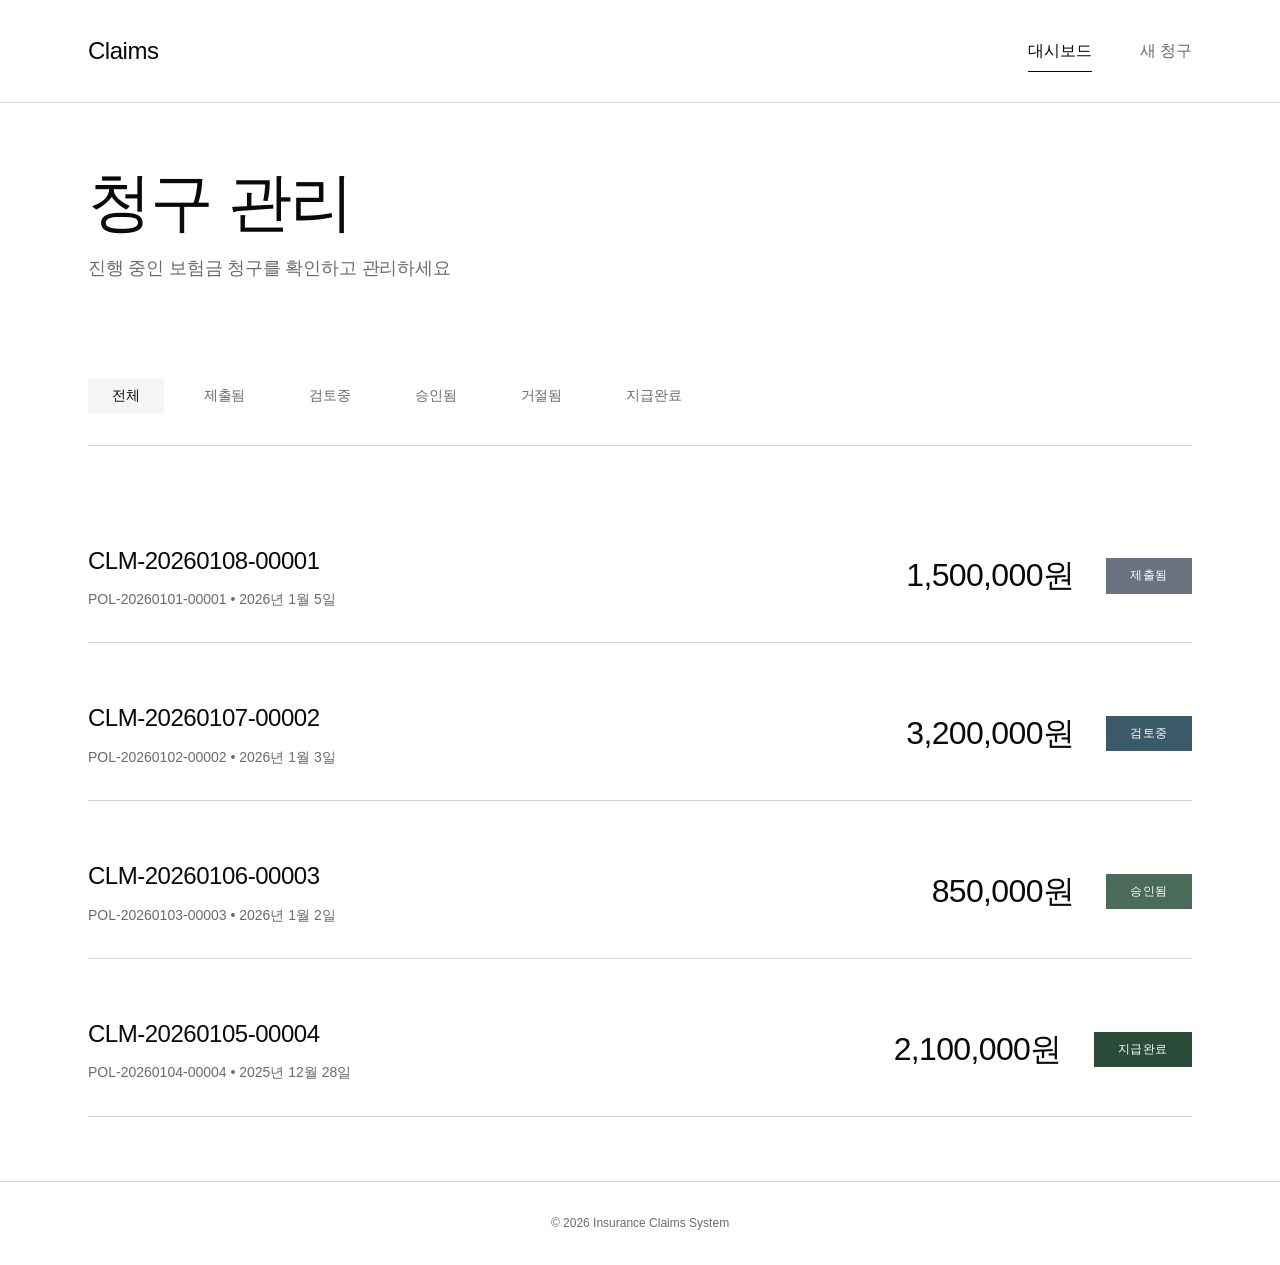
<file: docs/index.html>
<!DOCTYPE html>
<html lang="ko">
<head>
    <meta charset="UTF-8">
    <meta name="viewport" content="width=device-width, initial-scale=1.0">
    <title>청구 관리 — Insurance Claims</title>
    <link rel="stylesheet" href="css/style.css">
</head>
<body>
    <div class="container">
        <!-- Header -->
        <header class="header">
            <div class="header-content">
                <h1 class="logo">Claims</h1>
                <nav class="nav">
                    <a href="index.html" class="nav-link active">대시보드</a>
                    <a href="create.html" class="nav-link">새 청구</a>
                </nav>
            </div>
        </header>

        <!-- Main Content -->
        <main class="main">
            <!-- Hero Section -->
            <section class="hero">
                <h2 class="hero-title">청구 관리</h2>
                <p class="hero-subtitle">진행 중인 보험금 청구를 확인하고 관리하세요</p>
            </section>

            <!-- Filter Bar -->
            <div class="filter-bar">
                <button class="filter-button active" data-status="all">전체</button>
                <button class="filter-button" data-status="SUBMITTED">제출됨</button>
                <button class="filter-button" data-status="IN_REVIEW">검토중</button>
                <button class="filter-button" data-status="APPROVED">승인됨</button>
                <button class="filter-button" data-status="REJECTED">거절됨</button>
                <button class="filter-button" data-status="PAID">지급완료</button>
            </div>

            <!-- Claims List -->
            <div class="claims-list" id="claimsList">
                <!-- Claims will be dynamically loaded here -->
                <div class="loading">청구 내역을 불러오는 중...</div>
            </div>
        </main>

        <!-- Footer -->
        <footer class="footer">
            <p class="footer-text">© 2026 Insurance Claims System</p>
        </footer>
    </div>

    <script src="js/app.js"></script>
    <script src="js/dashboard.js"></script>
</body>
</html>
</file>
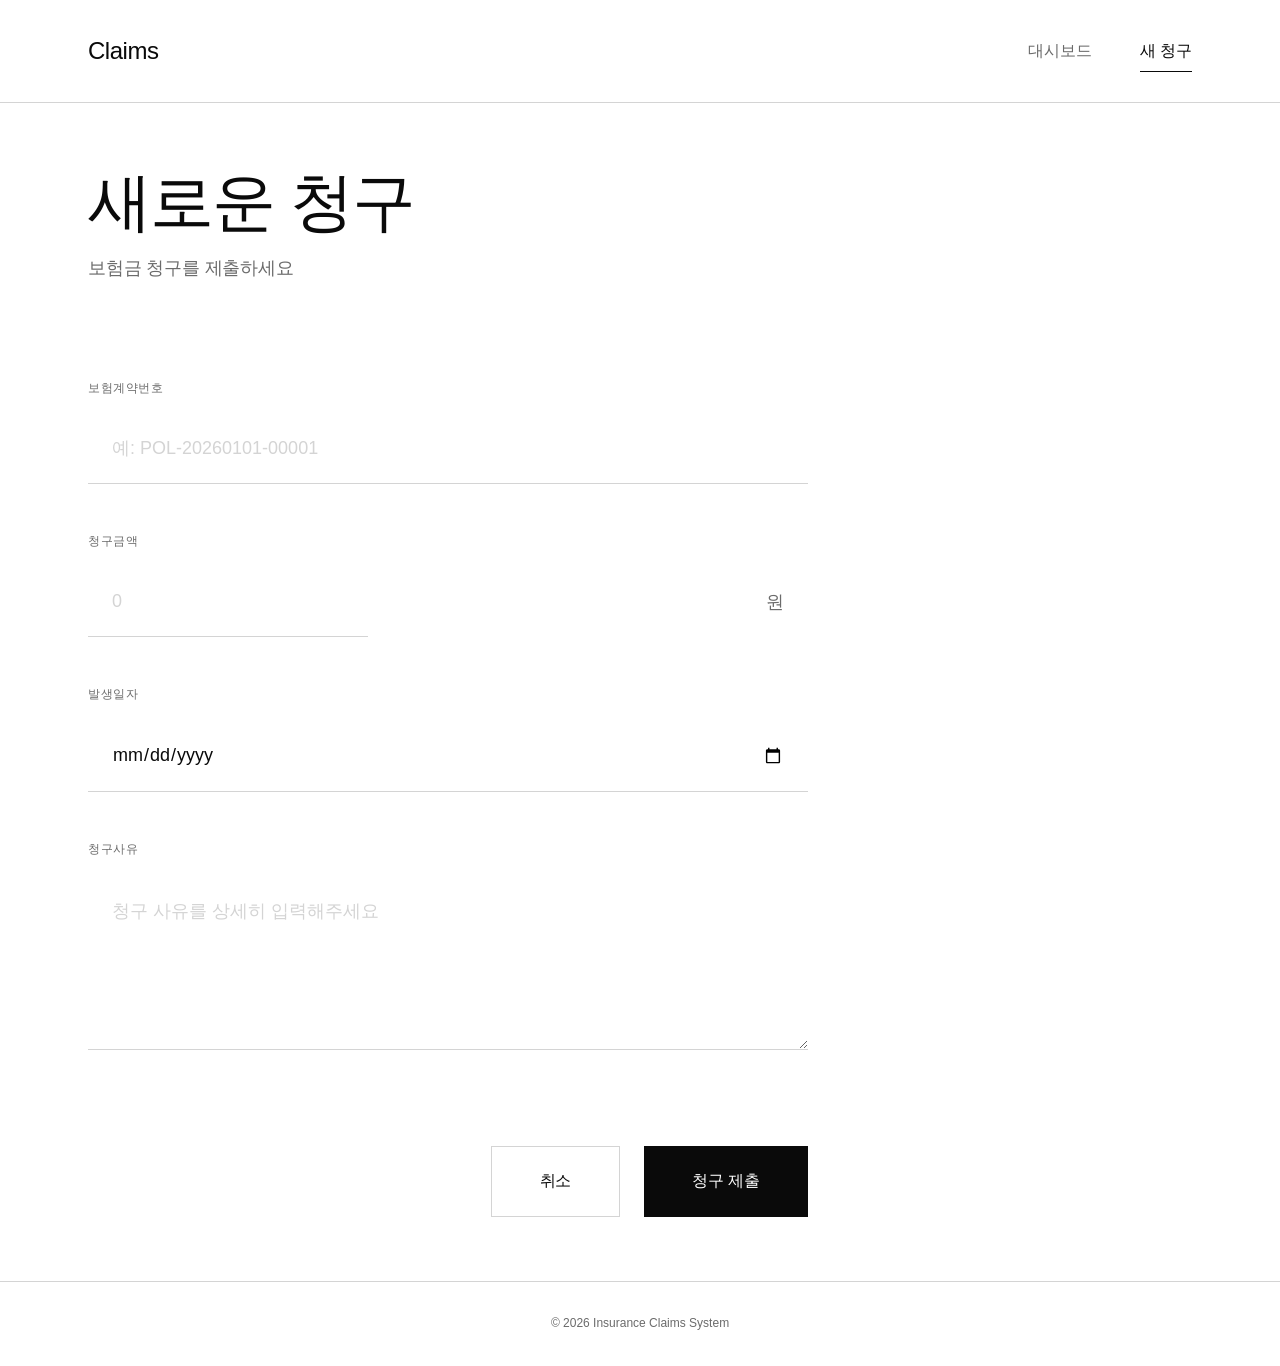
<file: docs/create.html>
<!DOCTYPE html>
<html lang="ko">
<head>
    <meta charset="UTF-8">
    <meta name="viewport" content="width=device-width, initial-scale=1.0">
    <title>새 청구 — Insurance Claims</title>
    <link rel="stylesheet" href="css/style.css">
</head>
<body>
    <div class="container">
        <!-- Header -->
        <header class="header">
            <div class="header-content">
                <h1 class="logo">Claims</h1>
                <nav class="nav">
                    <a href="index.html" class="nav-link">대시보드</a>
                    <a href="create.html" class="nav-link active">새 청구</a>
                </nav>
            </div>
        </header>

        <!-- Main Content -->
        <main class="main">
            <!-- Hero Section -->
            <section class="hero">
                <h2 class="hero-title">새로운 청구</h2>
                <p class="hero-subtitle">보험금 청구를 제출하세요</p>
            </section>

            <!-- Form -->
            <div class="form-container">
                <form class="claim-form" id="claimForm">
                    <div class="form-group">
                        <label class="form-label" for="policyNumber">보험계약번호</label>
                        <input
                            type="text"
                            id="policyNumber"
                            name="policyNumber"
                            class="form-input"
                            placeholder="예: POL-20260101-00001"
                            required
                        >
                    </div>

                    <div class="form-group">
                        <label class="form-label" for="claimAmount">청구금액</label>
                        <div class="input-wrapper">
                            <input
                                type="number"
                                id="claimAmount"
                                name="claimAmount"
                                class="form-input"
                                placeholder="0"
                                min="0"
                                step="1000"
                                required
                            >
                            <span class="input-suffix">원</span>
                        </div>
                    </div>

                    <div class="form-group">
                        <label class="form-label" for="incidentDate">발생일자</label>
                        <input
                            type="date"
                            id="incidentDate"
                            name="incidentDate"
                            class="form-input"
                            required
                        >
                    </div>

                    <div class="form-group">
                        <label class="form-label" for="description">청구사유</label>
                        <textarea
                            id="description"
                            name="description"
                            class="form-textarea"
                            placeholder="청구 사유를 상세히 입력해주세요"
                            rows="6"
                            required
                        ></textarea>
                    </div>

                    <div class="form-actions">
                        <button type="button" class="button button-secondary" onclick="window.location.href='index.html'">
                            취소
                        </button>
                        <button type="submit" class="button button-primary">
                            청구 제출
                        </button>
                    </div>
                </form>

                <!-- Success Message -->
                <div class="success-message" id="successMessage" style="display: none;">
                    <h3 class="success-title">청구가 성공적으로 제출되었습니다</h3>
                    <p class="success-text">청구번호: <span id="claimNumberDisplay"></span></p>
                    <button class="button button-primary" onclick="window.location.href='index.html'">
                        대시보드로 돌아가기
                    </button>
                </div>
            </div>
        </main>

        <!-- Footer -->
        <footer class="footer">
            <p class="footer-text">© 2026 Insurance Claims System</p>
        </footer>
    </div>

    <script src="js/app.js"></script>
    <script src="js/create.js"></script>
</body>
</html>
</file>
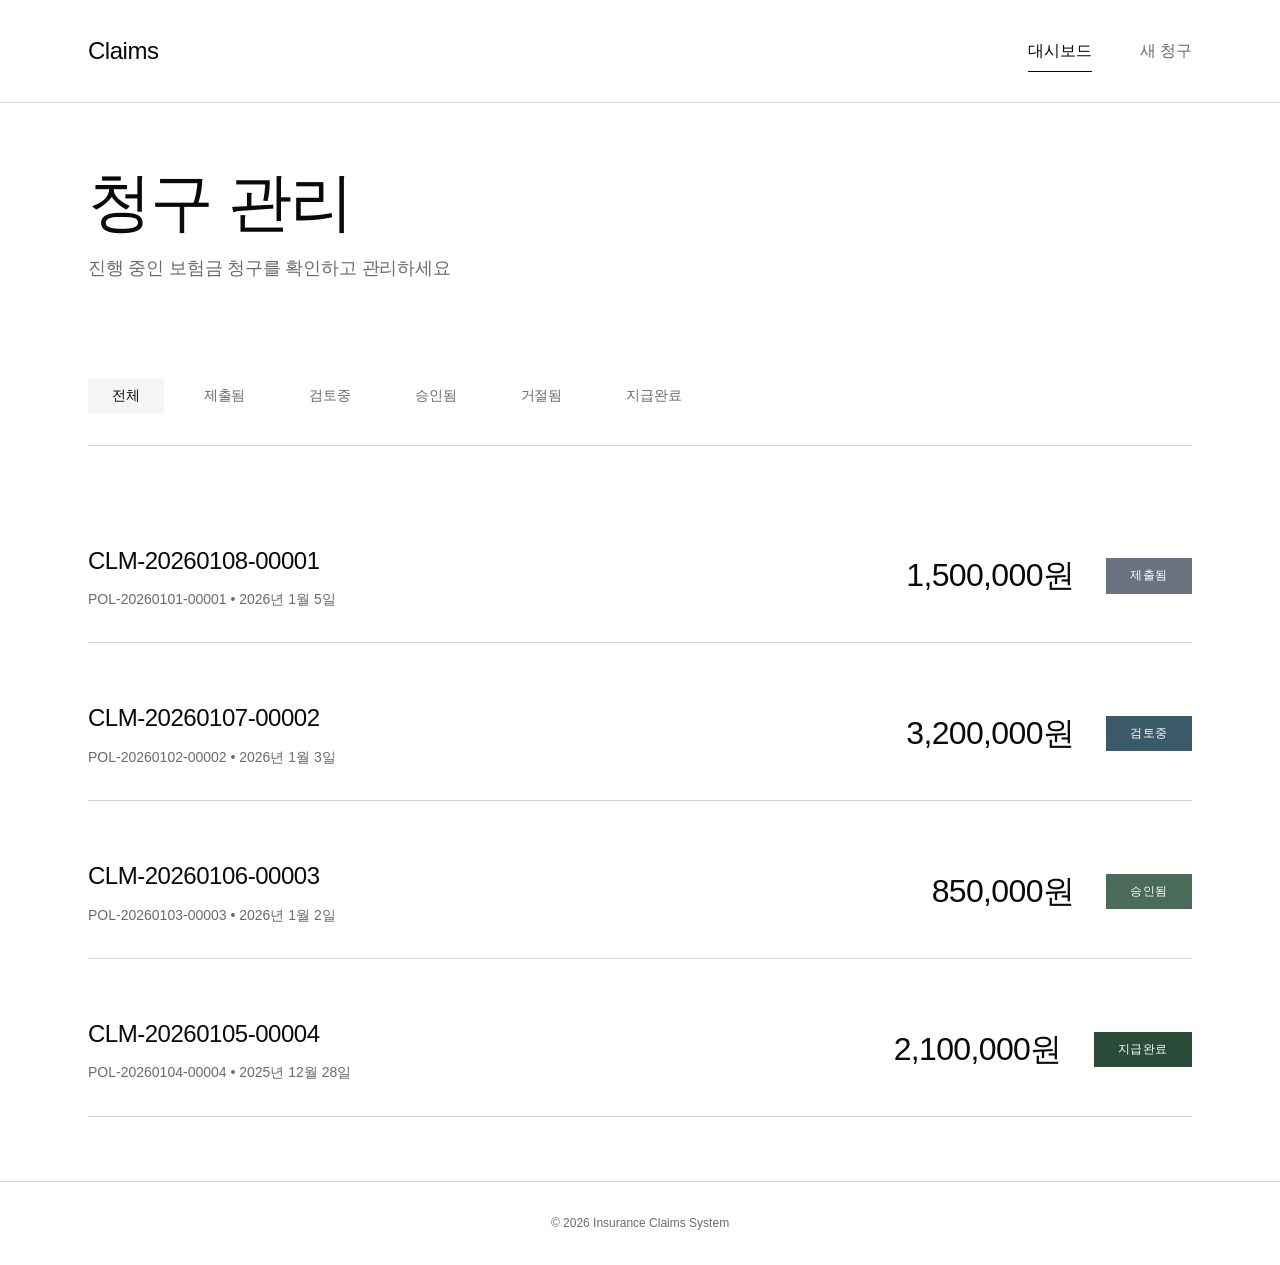
<file: docs/detail.html>
<!DOCTYPE html>
<html lang="ko">
<head>
    <meta charset="UTF-8">
    <meta name="viewport" content="width=device-width, initial-scale=1.0">
    <title>청구 상세 — Insurance Claims</title>
    <link rel="stylesheet" href="css/style.css">
</head>
<body>
    <div class="container">
        <!-- Header -->
        <header class="header">
            <div class="header-content">
                <h1 class="logo">Claims</h1>
                <nav class="nav">
                    <a href="index.html" class="nav-link">대시보드</a>
                    <a href="create.html" class="nav-link">새 청구</a>
                </nav>
            </div>
        </header>

        <!-- Main Content -->
        <main class="main">
            <!-- Loading State -->
            <div class="loading" id="loadingState">청구 정보를 불러오는 중...</div>

            <!-- Detail Content -->
            <div class="detail-container" id="detailContent" style="display: none;">
                <!-- Back Button -->
                <button class="back-button" onclick="window.location.href='index.html'">
                    ← 목록으로
                </button>

                <!-- Hero Section -->
                <section class="hero">
                    <div class="hero-header">
                        <h2 class="hero-title" id="claimNumber">CLM-00000000-00000</h2>
                        <span class="status-badge" id="statusBadge">SUBMITTED</span>
                    </div>
                </section>

                <!-- Detail Grid -->
                <div class="detail-grid">
                    <div class="detail-section">
                        <h3 class="section-title">청구 정보</h3>
                        <dl class="detail-list">
                            <div class="detail-item">
                                <dt class="detail-label">보험계약번호</dt>
                                <dd class="detail-value" id="policyNumber">-</dd>
                            </div>
                            <div class="detail-item">
                                <dt class="detail-label">청구금액</dt>
                                <dd class="detail-value detail-value-amount" id="claimAmount">-</dd>
                            </div>
                            <div class="detail-item">
                                <dt class="detail-label">발생일자</dt>
                                <dd class="detail-value" id="incidentDate">-</dd>
                            </div>
                            <div class="detail-item">
                                <dt class="detail-label">제출일시</dt>
                                <dd class="detail-value" id="submittedAt">-</dd>
                            </div>
                        </dl>
                    </div>

                    <div class="detail-section">
                        <h3 class="section-title">진행 상태</h3>
                        <div class="status-timeline" id="statusTimeline">
                            <div class="timeline-item">
                                <div class="timeline-dot"></div>
                                <div class="timeline-content">
                                    <p class="timeline-status">제출됨</p>
                                    <p class="timeline-date">2026-01-08</p>
                                </div>
                            </div>
                        </div>
                    </div>
                </div>

                <!-- Description Section -->
                <div class="detail-section">
                    <h3 class="section-title">청구사유</h3>
                    <p class="detail-description" id="description">-</p>
                </div>
            </div>
        </main>

        <!-- Footer -->
        <footer class="footer">
            <p class="footer-text">© 2026 Insurance Claims System</p>
        </footer>
    </div>

    <script src="js/app.js"></script>
    <script src="js/detail.js"></script>
</body>
</html>
</file>
<file: docs/css/style.css>
/* ========================================
   Editorial Insurance Claims UI
   Typography-driven, minimal, confident
   ======================================== */

/* Reset & Base */
* {
    margin: 0;
    padding: 0;
    box-sizing: border-box;
}

:root {
    /* Monochrome Palette */
    --color-black: #0a0a0a;
    --color-charcoal: #2a2a2a;
    --color-gray: #6b6b6b;
    --color-light-gray: #d4d4d4;
    --color-off-white: #f5f5f5;
    --color-white: #ffffff;

    /* Accent - Single, intentional use */
    --color-accent: #3a5a6a;

    /* Status Colors - Muted, editorial */
    --color-submitted: #6b7280;
    --color-in-review: #3a5a6a;
    --color-approved: #4a6b5a;
    --color-rejected: #6b4a4a;
    --color-paid: #2a4a3a;

    /* Typography Scale */
    --font-size-xs: 0.75rem;
    --font-size-sm: 0.875rem;
    --font-size-base: 1rem;
    --font-size-lg: 1.125rem;
    --font-size-xl: 1.5rem;
    --font-size-2xl: 2rem;
    --font-size-3xl: 3rem;
    --font-size-4xl: 4rem;

    /* Spacing */
    --space-xs: 0.5rem;
    --space-sm: 1rem;
    --space-md: 1.5rem;
    --space-lg: 2rem;
    --space-xl: 3rem;
    --space-2xl: 4rem;
    --space-3xl: 6rem;

    /* Layout */
    --container-max: 1200px;
    --content-max: 720px;
}

body {
    font-family: -apple-system, BlinkMacSystemFont, 'Segoe UI', 'Helvetica Neue', Arial, sans-serif;
    font-size: var(--font-size-base);
    line-height: 1.6;
    color: var(--color-charcoal);
    background-color: var(--color-white);
    -webkit-font-smoothing: antialiased;
    -moz-osx-font-smoothing: grayscale;
}

/* ========================================
   Layout
   ======================================== */

.container {
    min-height: 100vh;
    display: flex;
    flex-direction: column;
}

.main {
    flex: 1;
    max-width: var(--container-max);
    width: 100%;
    margin: 0 auto;
    padding: var(--space-2xl) var(--space-xl);
}

/* ========================================
   Header
   ======================================== */

.header {
    border-bottom: 1px solid var(--color-light-gray);
    background-color: var(--color-white);
}

.header-content {
    max-width: var(--container-max);
    margin: 0 auto;
    padding: var(--space-lg) var(--space-xl);
    display: flex;
    justify-content: space-between;
    align-items: center;
}

.logo {
    font-size: var(--font-size-xl);
    font-weight: 300;
    letter-spacing: -0.02em;
    color: var(--color-black);
}

.nav {
    display: flex;
    gap: var(--space-xl);
}

.nav-link {
    font-size: var(--font-size-base);
    font-weight: 400;
    color: var(--color-gray);
    text-decoration: none;
    transition: color 0.2s ease;
    position: relative;
}

.nav-link.active {
    color: var(--color-black);
}

.nav-link:hover {
    color: var(--color-black);
}

.nav-link.active::after {
    content: '';
    position: absolute;
    bottom: -0.5rem;
    left: 0;
    right: 0;
    height: 1px;
    background-color: var(--color-black);
}

/* ========================================
   Hero Section
   ======================================== */

.hero {
    margin-bottom: var(--space-3xl);
}

.hero-title {
    font-size: var(--font-size-4xl);
    font-weight: 300;
    letter-spacing: -0.03em;
    line-height: 1.1;
    color: var(--color-black);
    margin-bottom: var(--space-sm);
}

.hero-subtitle {
    font-size: var(--font-size-lg);
    font-weight: 300;
    color: var(--color-gray);
    letter-spacing: -0.01em;
}

.hero-header {
    display: flex;
    align-items: center;
    gap: var(--space-md);
}

/* ========================================
   Filter Bar
   ======================================== */

.filter-bar {
    display: flex;
    gap: var(--space-sm);
    margin-bottom: var(--space-2xl);
    padding-bottom: var(--space-lg);
    border-bottom: 1px solid var(--color-light-gray);
}

.filter-button {
    padding: var(--space-xs) var(--space-md);
    font-size: var(--font-size-sm);
    font-weight: 400;
    color: var(--color-gray);
    background-color: transparent;
    border: none;
    cursor: pointer;
    transition: all 0.2s ease;
    letter-spacing: -0.01em;
}

.filter-button:hover {
    color: var(--color-black);
}

.filter-button.active {
    color: var(--color-black);
    background-color: var(--color-off-white);
}

/* ========================================
   Claims List
   ======================================== */

.claims-list {
    display: flex;
    flex-direction: column;
    gap: var(--space-md);
}

.claim-card {
    display: grid;
    grid-template-columns: 1fr auto auto;
    gap: var(--space-lg);
    padding: var(--space-lg) 0;
    border-bottom: 1px solid var(--color-light-gray);
    text-decoration: none;
    color: inherit;
    transition: opacity 0.2s ease;
}

.claim-card:hover {
    opacity: 0.7;
}

.claim-info {
    display: flex;
    flex-direction: column;
    gap: var(--space-xs);
}

.claim-number {
    font-size: var(--font-size-xl);
    font-weight: 300;
    letter-spacing: -0.02em;
    color: var(--color-black);
}

.claim-meta {
    font-size: var(--font-size-sm);
    color: var(--color-gray);
}

.claim-amount {
    display: flex;
    align-items: center;
    font-size: var(--font-size-2xl);
    font-weight: 300;
    letter-spacing: -0.02em;
    color: var(--color-black);
}

.claim-status {
    display: flex;
    align-items: center;
}

/* ========================================
   Status Badge
   ======================================== */

.status-badge {
    display: inline-block;
    padding: var(--space-xs) var(--space-md);
    font-size: var(--font-size-xs);
    font-weight: 400;
    letter-spacing: 0.05em;
    text-transform: uppercase;
    color: var(--color-white);
    background-color: var(--color-gray);
}

.status-badge.SUBMITTED {
    background-color: var(--color-submitted);
}

.status-badge.IN_REVIEW {
    background-color: var(--color-in-review);
}

.status-badge.APPROVED {
    background-color: var(--color-approved);
}

.status-badge.REJECTED {
    background-color: var(--color-rejected);
}

.status-badge.PAID {
    background-color: var(--color-paid);
}

/* ========================================
   Forms
   ======================================== */

.form-container {
    max-width: var(--content-max);
}

.claim-form {
    display: flex;
    flex-direction: column;
    gap: var(--space-xl);
}

.form-group {
    display: flex;
    flex-direction: column;
    gap: var(--space-sm);
}

.form-label {
    font-size: var(--font-size-sm);
    font-weight: 400;
    color: var(--color-gray);
    letter-spacing: -0.01em;
    text-transform: uppercase;
    font-size: var(--font-size-xs);
    letter-spacing: 0.05em;
}

.form-input,
.form-textarea {
    padding: var(--space-md);
    font-size: var(--font-size-lg);
    font-weight: 300;
    color: var(--color-black);
    background-color: var(--color-white);
    border: none;
    border-bottom: 1px solid var(--color-light-gray);
    transition: border-color 0.2s ease;
    font-family: inherit;
}

.form-input:focus,
.form-textarea:focus {
    outline: none;
    border-bottom-color: var(--color-black);
}

.form-input::placeholder,
.form-textarea::placeholder {
    color: var(--color-light-gray);
}

.form-textarea {
    resize: vertical;
    min-height: 120px;
}

.input-wrapper {
    position: relative;
}

.input-suffix {
    position: absolute;
    right: var(--space-md);
    top: 50%;
    transform: translateY(-50%);
    font-size: var(--font-size-lg);
    color: var(--color-gray);
    pointer-events: none;
}

.form-actions {
    display: flex;
    gap: var(--space-md);
    justify-content: flex-end;
    margin-top: var(--space-xl);
}

/* ========================================
   Buttons
   ======================================== */

.button {
    padding: var(--space-md) var(--space-xl);
    font-size: var(--font-size-base);
    font-weight: 400;
    letter-spacing: -0.01em;
    border: none;
    cursor: pointer;
    transition: all 0.2s ease;
    font-family: inherit;
}

.button-primary {
    color: var(--color-white);
    background-color: var(--color-black);
}

.button-primary:hover {
    background-color: var(--color-charcoal);
}

.button-secondary {
    color: var(--color-black);
    background-color: transparent;
    border: 1px solid var(--color-light-gray);
}

.button-secondary:hover {
    background-color: var(--color-off-white);
}

.back-button {
    padding: var(--space-sm) 0;
    font-size: var(--font-size-base);
    font-weight: 400;
    color: var(--color-gray);
    background-color: transparent;
    border: none;
    cursor: pointer;
    transition: color 0.2s ease;
    margin-bottom: var(--space-xl);
    font-family: inherit;
}

.back-button:hover {
    color: var(--color-black);
}

/* ========================================
   Detail View
   ======================================== */

.detail-container {
    animation: fadeIn 0.3s ease;
}

@keyframes fadeIn {
    from { opacity: 0; }
    to { opacity: 1; }
}

.detail-grid {
    display: grid;
    grid-template-columns: repeat(2, 1fr);
    gap: var(--space-3xl);
    margin-bottom: var(--space-3xl);
}

.detail-section {
    display: flex;
    flex-direction: column;
    gap: var(--space-lg);
}

.section-title {
    font-size: var(--font-size-xs);
    font-weight: 400;
    letter-spacing: 0.05em;
    text-transform: uppercase;
    color: var(--color-gray);
}

.detail-list {
    display: flex;
    flex-direction: column;
    gap: var(--space-lg);
}

.detail-item {
    display: flex;
    flex-direction: column;
    gap: var(--space-xs);
}

.detail-label {
    font-size: var(--font-size-xs);
    font-weight: 400;
    letter-spacing: 0.05em;
    text-transform: uppercase;
    color: var(--color-gray);
}

.detail-value {
    font-size: var(--font-size-lg);
    font-weight: 300;
    color: var(--color-black);
    letter-spacing: -0.01em;
}

.detail-value-amount {
    font-size: var(--font-size-2xl);
    letter-spacing: -0.02em;
}

.detail-description {
    font-size: var(--font-size-lg);
    font-weight: 300;
    line-height: 1.8;
    color: var(--color-charcoal);
    letter-spacing: -0.01em;
}

/* ========================================
   Status Timeline
   ======================================== */

.status-timeline {
    display: flex;
    flex-direction: column;
    gap: var(--space-lg);
}

.timeline-item {
    display: grid;
    grid-template-columns: auto 1fr;
    gap: var(--space-md);
}

.timeline-dot {
    width: 8px;
    height: 8px;
    border-radius: 50%;
    background-color: var(--color-black);
    margin-top: 0.5rem;
}

.timeline-content {
    display: flex;
    flex-direction: column;
    gap: var(--space-xs);
}

.timeline-status {
    font-size: var(--font-size-base);
    font-weight: 400;
    color: var(--color-black);
}

.timeline-date {
    font-size: var(--font-size-sm);
    color: var(--color-gray);
}

/* ========================================
   Success Message
   ======================================== */

.success-message {
    display: flex;
    flex-direction: column;
    align-items: center;
    text-align: center;
    gap: var(--space-lg);
    padding: var(--space-3xl) 0;
    animation: fadeIn 0.3s ease;
}

.success-title {
    font-size: var(--font-size-2xl);
    font-weight: 300;
    letter-spacing: -0.02em;
    color: var(--color-black);
}

.success-text {
    font-size: var(--font-size-lg);
    color: var(--color-gray);
}

/* ========================================
   Loading & Empty States
   ======================================== */

.loading {
    padding: var(--space-3xl) 0;
    text-align: center;
    font-size: var(--font-size-lg);
    font-weight: 300;
    color: var(--color-gray);
}

.empty-state {
    padding: var(--space-3xl) 0;
    text-align: center;
}

.empty-title {
    font-size: var(--font-size-2xl);
    font-weight: 300;
    letter-spacing: -0.02em;
    color: var(--color-gray);
    margin-bottom: var(--space-md);
}

.empty-text {
    font-size: var(--font-size-base);
    color: var(--color-gray);
}

/* ========================================
   Footer
   ======================================== */

.footer {
    border-top: 1px solid var(--color-light-gray);
    background-color: var(--color-white);
    margin-top: auto;
}

.footer-text {
    max-width: var(--container-max);
    margin: 0 auto;
    padding: var(--space-lg) var(--space-xl);
    font-size: var(--font-size-xs);
    color: var(--color-gray);
    text-align: center;
}

/* ========================================
   Responsive
   ======================================== */

@media (max-width: 768px) {
    .hero-title {
        font-size: var(--font-size-3xl);
    }

    .detail-grid {
        grid-template-columns: 1fr;
        gap: var(--space-2xl);
    }

    .claim-card {
        grid-template-columns: 1fr;
        gap: var(--space-md);
    }

    .filter-bar {
        flex-wrap: wrap;
    }

    .form-actions {
        flex-direction: column;
    }

    .nav {
        gap: var(--space-md);
    }
}
</file>
